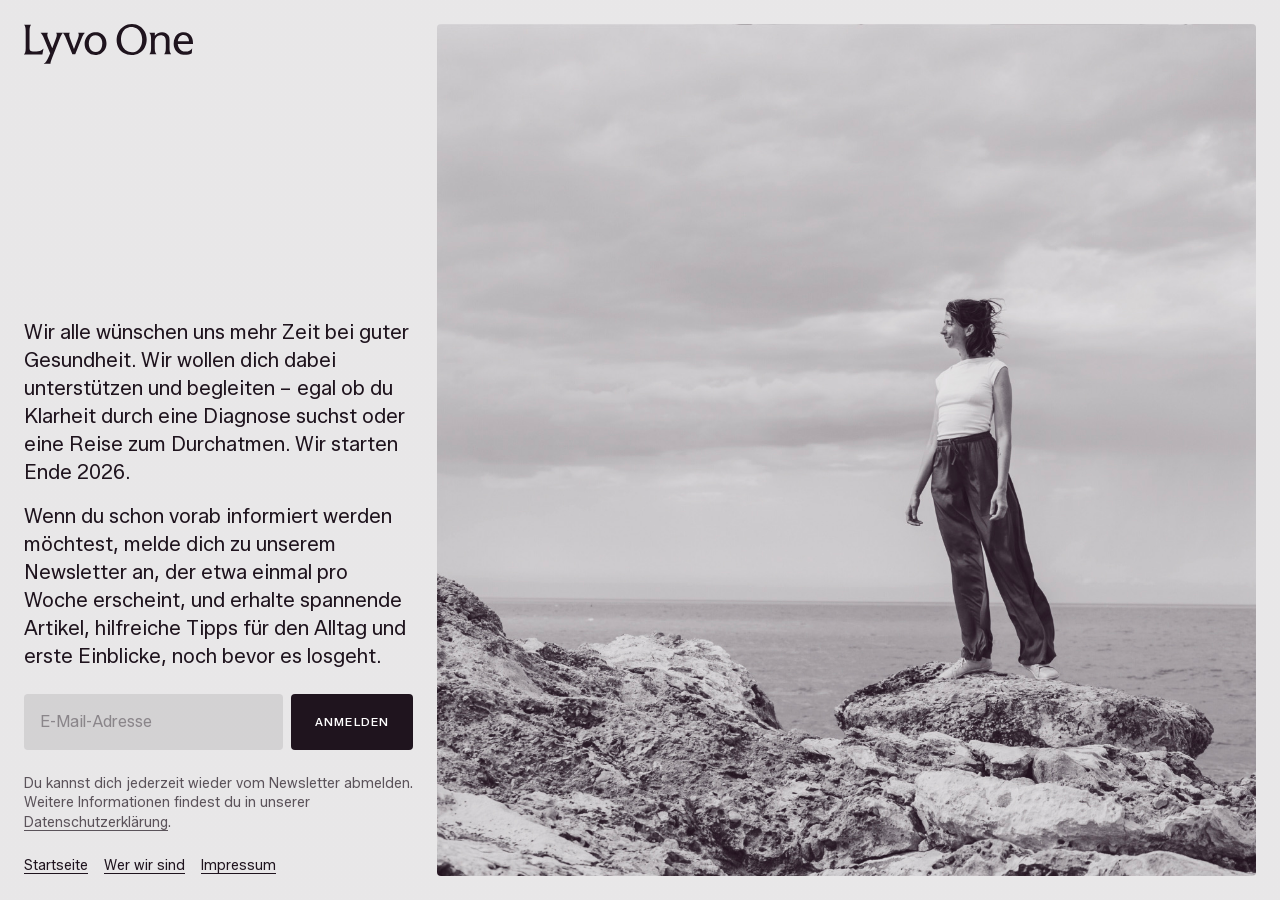
<file: index.html>
<!DOCTYPE html>
<html lang="de">
<head>
  <meta charset="utf-8">
  <meta name="viewport" content="width=device-width, initial-scale=1">
  <!-- TODO Meta: finalen Titel und Beschreibung eintragen -->
  <title>Lyvo One</title>
  <meta name="description" content="Wir alle wünschen uns mehr Zeit bei guter Gesundheit. Lyvo One unterstützt und begleitet dich – egal ob du Klarheit durch eine Diagnose suchst oder eine Reise zum Durchatmen. Start Ende 2026.">

  <!-- TODO Meta: BASE-URL auf die finale Domain ändern -->
  <link rel="canonical" href="https://lyvoone.github.io/">
  <meta property="og:type" content="website">
  <meta property="og:locale" content="de_DE">
  <meta property="og:site_name" content="Lyvo One">
  <meta property="og:url" content="https://lyvoone.github.io/">
  <meta property="og:title" content="Lyvo One">
  <meta property="og:description" content="Wir alle wünschen uns mehr Zeit bei guter Gesundheit. Lyvo One unterstützt und begleitet dich – egal ob du Klarheit durch eine Diagnose suchst oder eine Reise zum Durchatmen. Start Ende 2026.">
  <meta property="og:image" content="https://lyvoone.github.io/images/social-preview.jpg">
  <meta property="og:image:width" content="1280">
  <meta property="og:image:height" content="720">
  <meta property="og:image:alt" content="Lyvo One – Frau steht auf Felsen am Meer">
  <meta name="twitter:card" content="summary_large_image">
  <link rel="stylesheet" href="fonts/fonts.css">
  <link rel="stylesheet" href="css/styles.css">
</head>
<body>
  <div class="page page--home">
    <header class="site-header">
      <h1>
        <a class="logo" href="index.html" aria-current="page">
          <img src="images/logo.svg" alt="Lyvo One" width="170" height="40">
        </a>
      </h1>
    </header>

    <main class="site-main">
      <img class="hero"
           src="images/hero@2x.jpg"
           width="1008" height="672"
           alt="Frau steht auf Felsen an der Küste und blickt aufs Meer">

      <div class="intro">
        <div class="text">
          <p>Wir alle wünschen uns mehr Zeit bei guter Gesundheit. Wir wollen dich dabei unterstützen und begleiten – egal ob du Klarheit durch eine Diagnose suchst oder eine Reise zum Durchatmen. Wir starten Ende 2026.</p>
          <p>Wenn du schon vorab informiert werden möchtest, melde dich zu unserem Newsletter an, der etwa einmal pro Woche erscheint, und erhalte spannende Artikel, hilfreiche Tipps für den Alltag und erste Einblicke, noch bevor es losgeht.</p>
        </div>

        <!-- Anmeldung über CleverReach (Double-Opt-in), ohne JavaScript -->
        <form class="newsletter" method="post"
              action="https://flow.cleverreach.com/fl/96a1c6e2-1c4d-45d0-9d26-79041d62513a/confirm">
          <!-- Honeypot gegen Spam-Bots -->
          <input type="text" name="email_confirm" tabindex="-1" autocomplete="off" aria-hidden="true" style="display:none !important">
          <div class="newsletter__row">
            <label class="visually-hidden" for="newsletter-email">E-Mail-Adresse</label>
            <input class="input" id="newsletter-email" type="email" name="email"
                   placeholder="E-Mail-Adresse" autocomplete="email" required>
            <button class="button" type="submit">Anmelden</button>
          </div>
          <p class="newsletter__error">Die angegebene E-Mail-Adresse ist leider nicht korrekt formatiert. Bitte überprüfe die Eingabe erneut.</p>
        </form>

        <p class="meta-text">Du kannst dich jederzeit wieder vom Newsletter abmelden. Weitere Informationen findest du in unserer <a class="text-link" href="impressum.html#newsletter">Datenschutzerklärung</a>.</p>
      </div>
    </main>

    <footer class="site-footer">
      <a class="meta-link" href="index.html" aria-current="page">Startseite</a>
      <a class="meta-link" href="wer-wir-sind.html">Wer wir sind</a>
      <a class="meta-link" href="impressum.html">Impressum</a>
    </footer>
  </div>
</body>
</html>
</file>
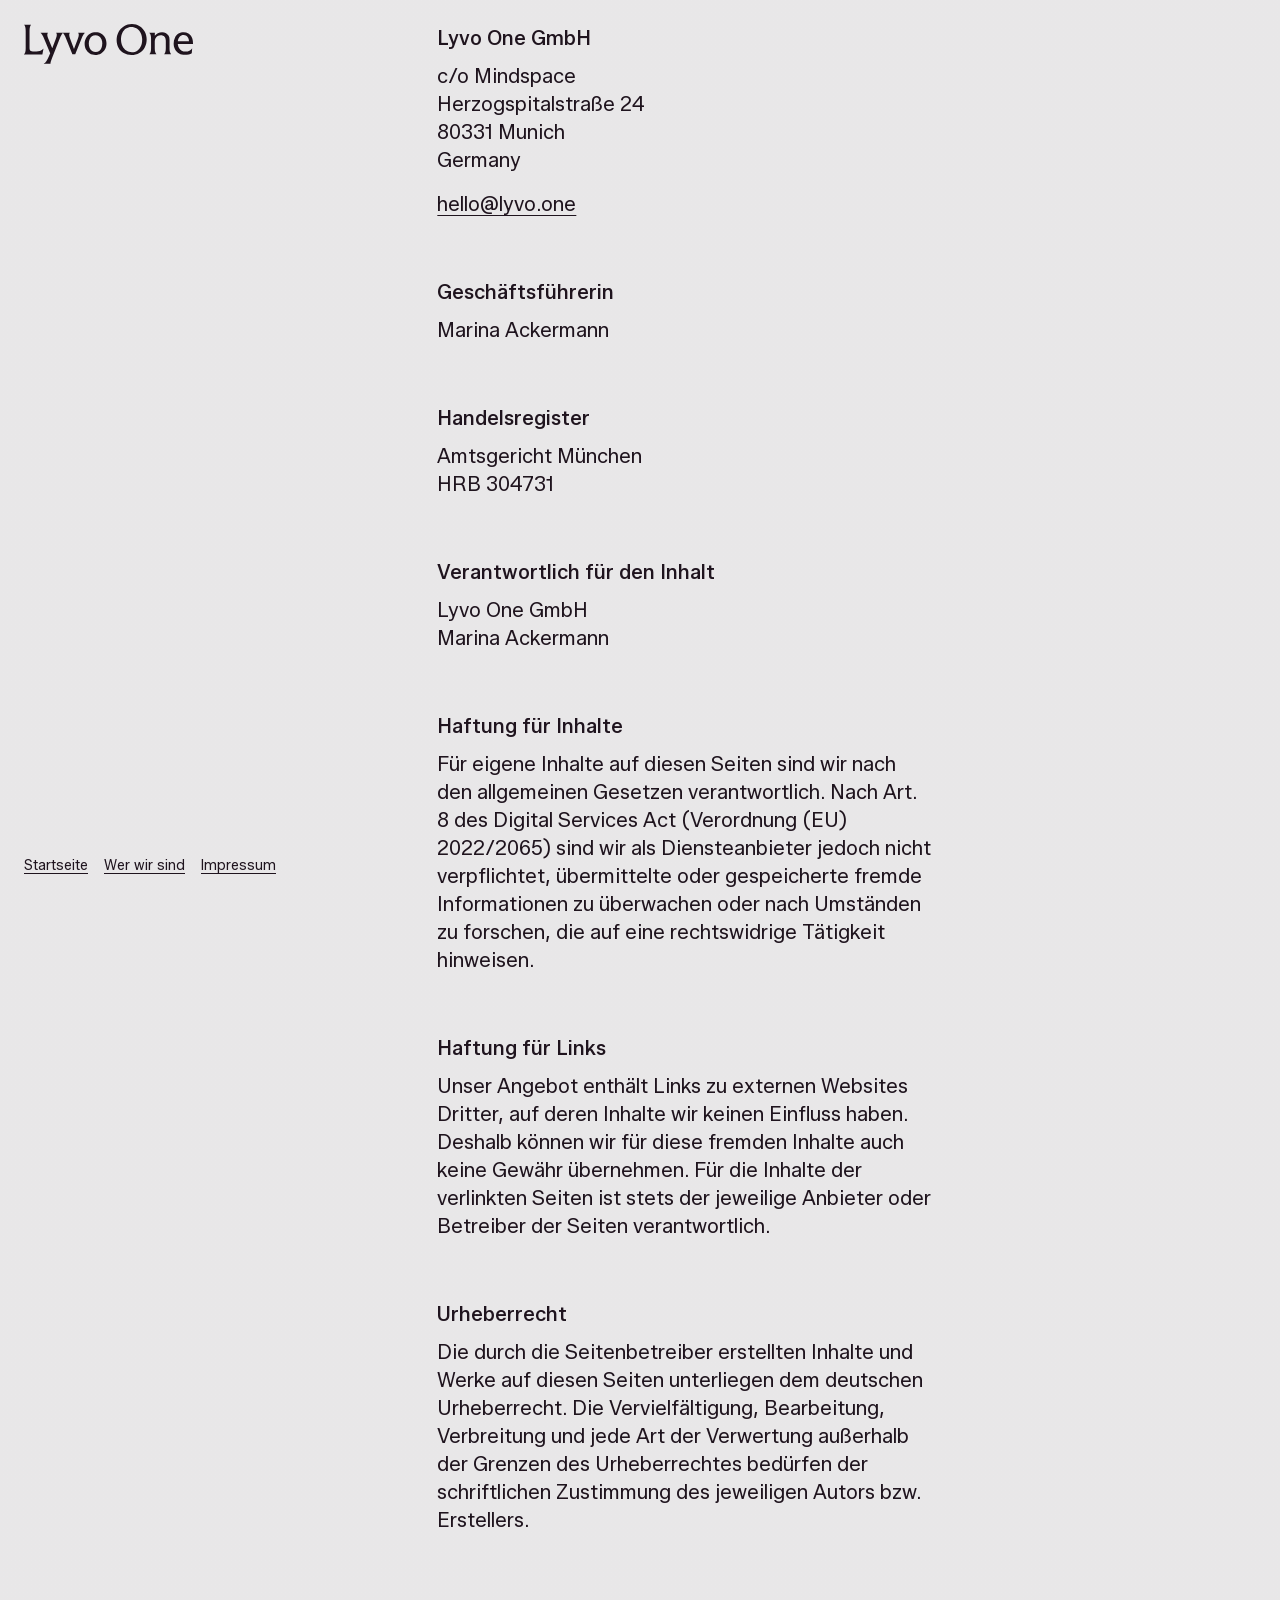
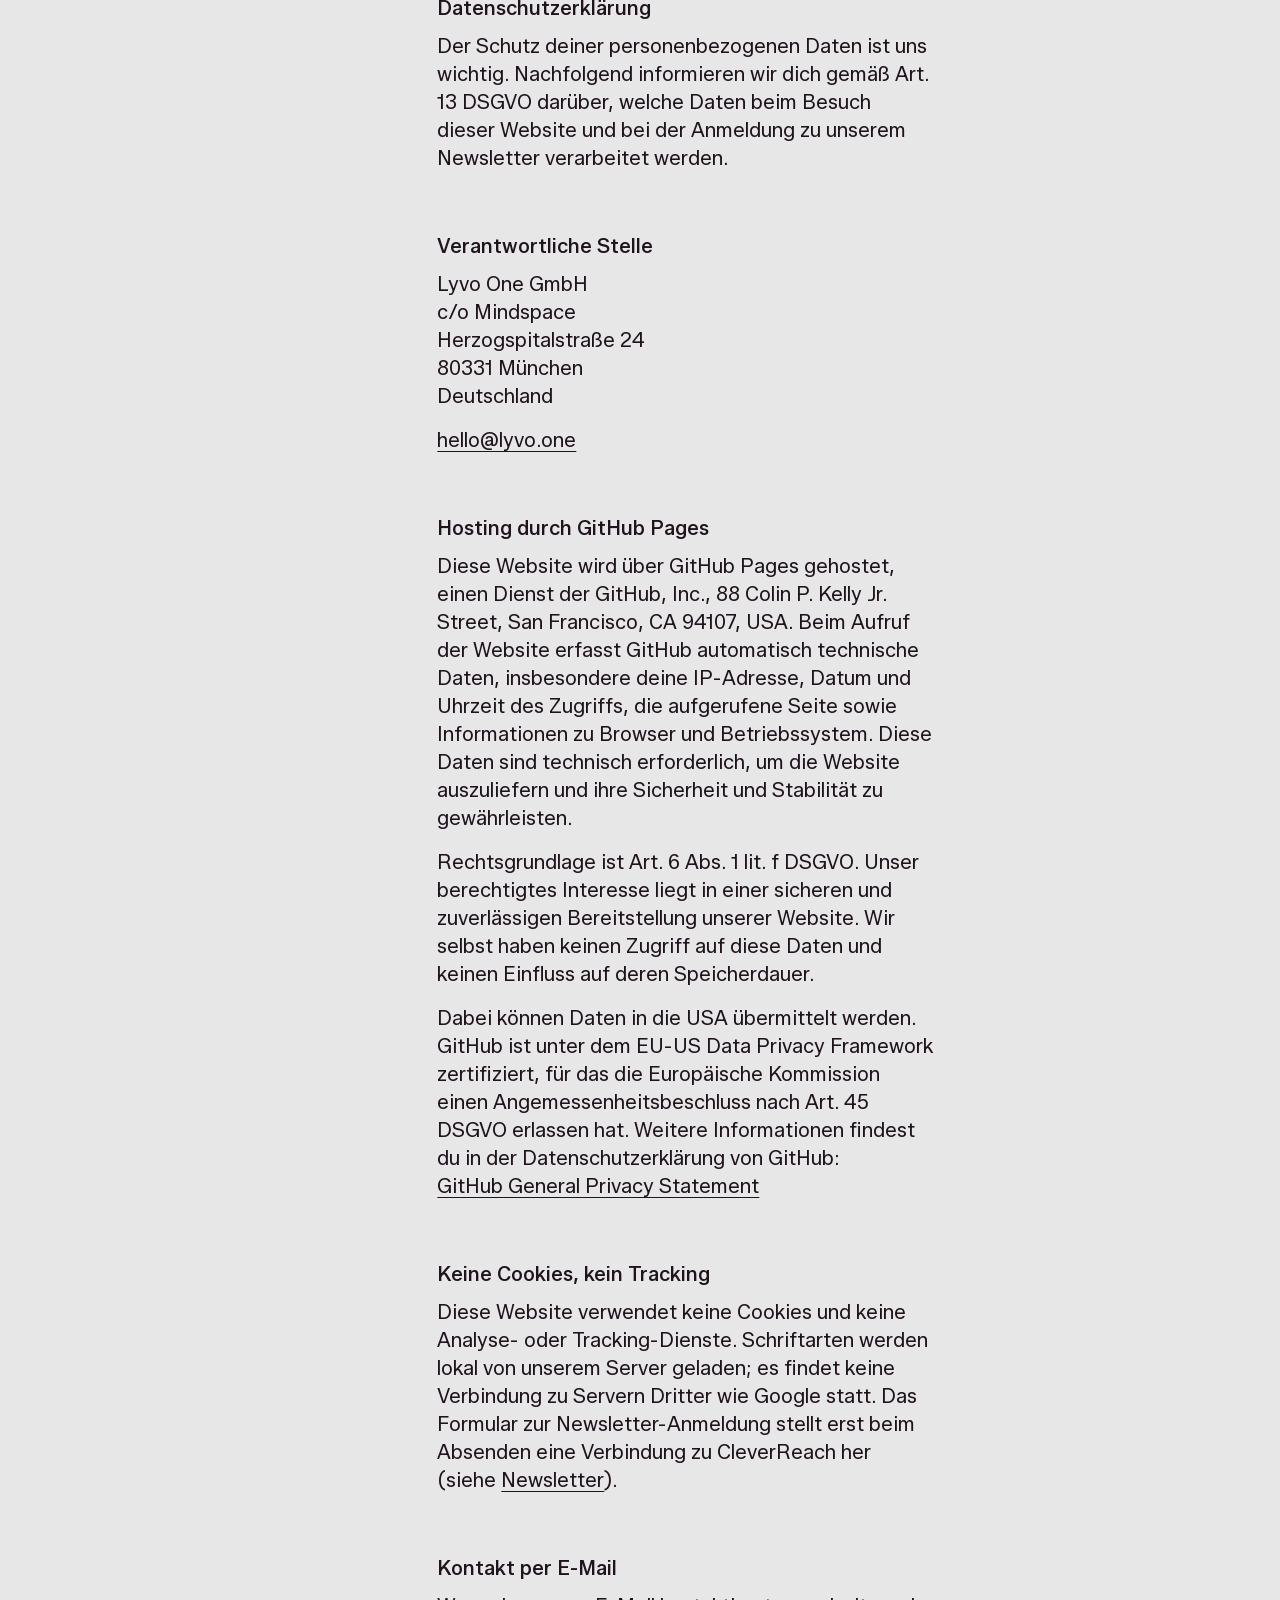
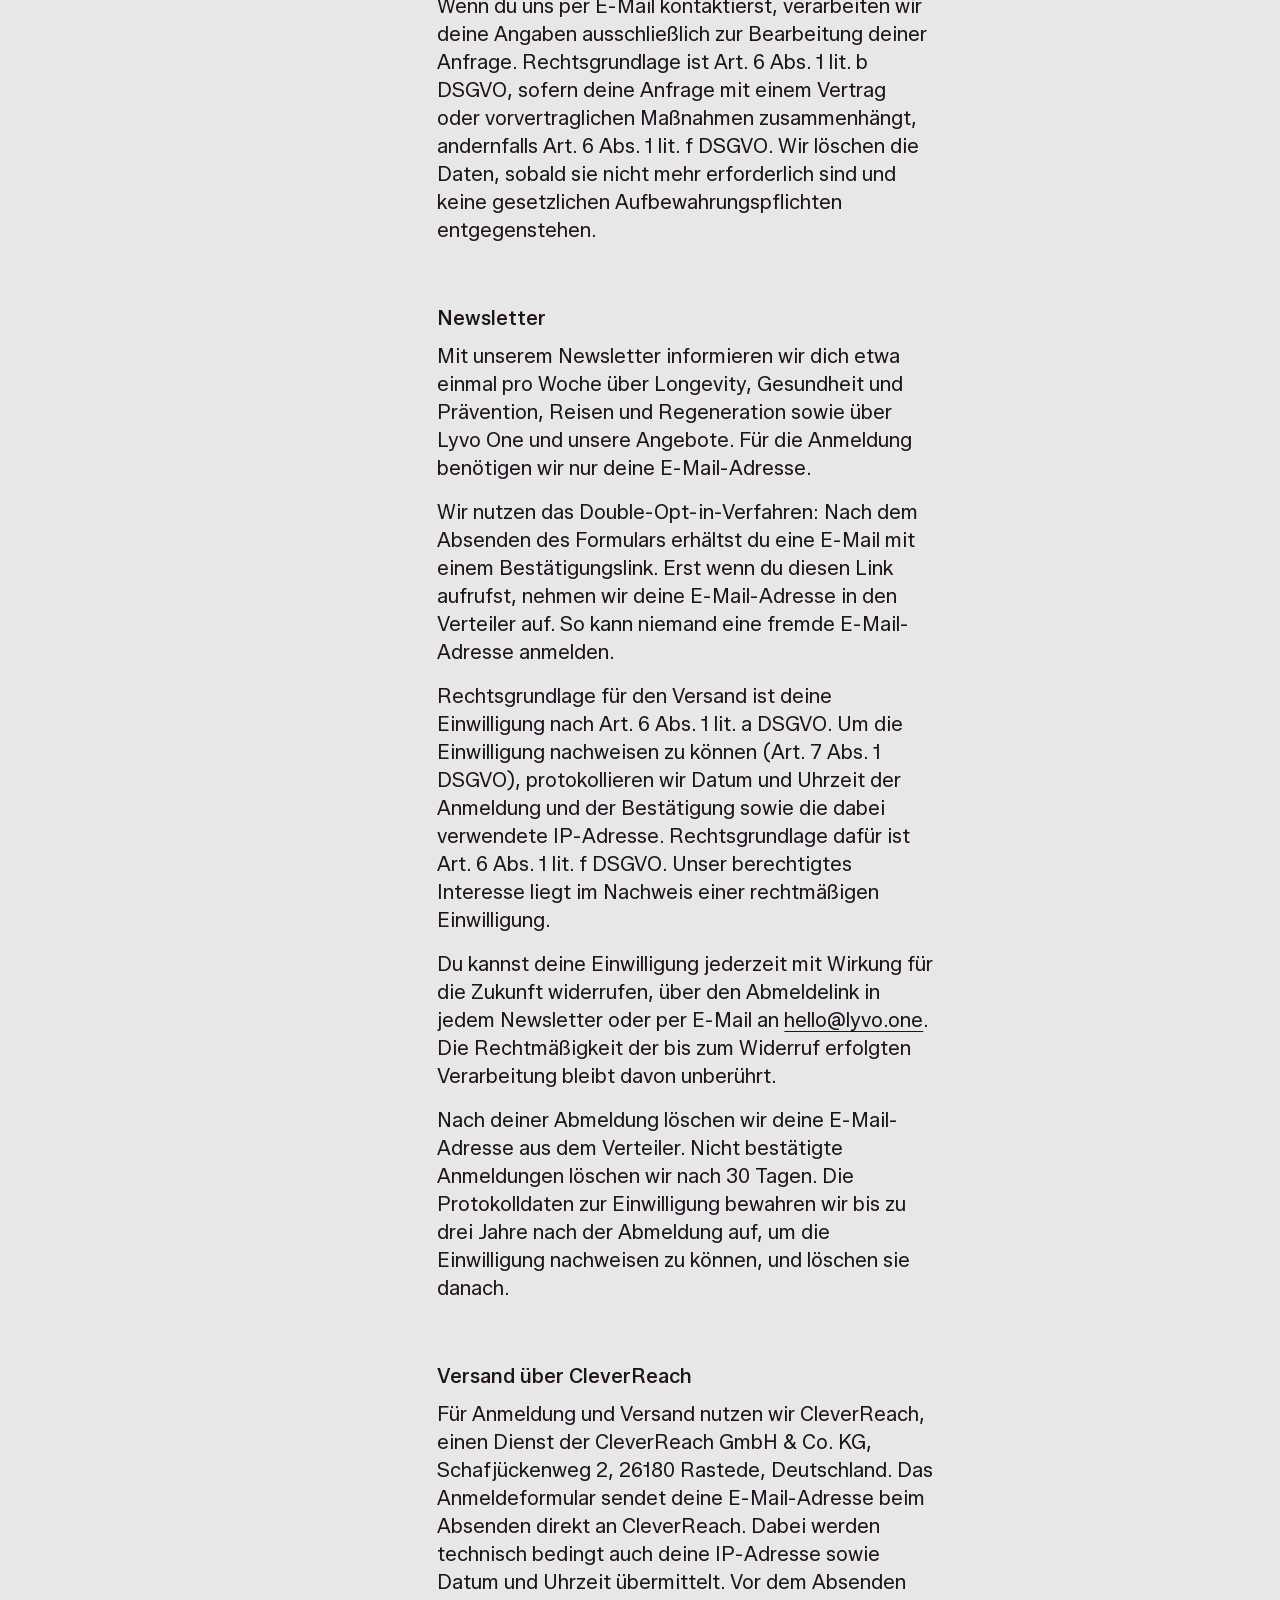
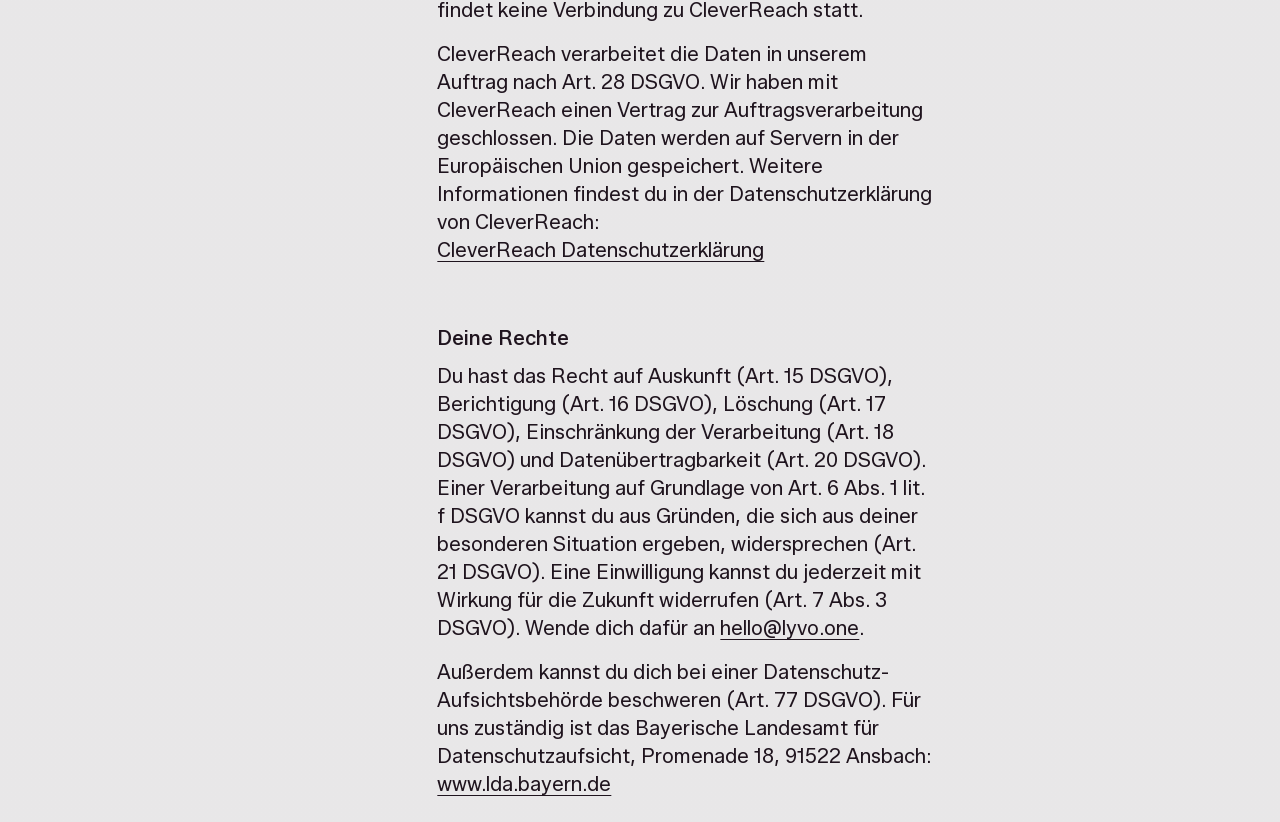
<file: impressum.html>
<!DOCTYPE html>
<html lang="de">
<head>
  <meta charset="utf-8">
  <meta name="viewport" content="width=device-width, initial-scale=1">
  <!-- TODO Meta: finalen Titel und Beschreibung eintragen -->
  <title>Impressum – Lyvo One</title>
  <meta name="description" content="Impressum der Lyvo One GmbH, München.">

  <!-- TODO Meta: BASE-URL auf die finale Domain ändern -->
  <link rel="canonical" href="https://lyvoone.github.io/impressum.html">
  <meta property="og:type" content="website">
  <meta property="og:locale" content="de_DE">
  <meta property="og:site_name" content="Lyvo One">
  <meta property="og:url" content="https://lyvoone.github.io/impressum.html">
  <meta property="og:title" content="Impressum – Lyvo One">
  <meta property="og:description" content="Impressum der Lyvo One GmbH, München.">
  <meta property="og:image" content="https://lyvoone.github.io/images/social-preview.jpg">
  <meta property="og:image:width" content="1280">
  <meta property="og:image:height" content="720">
  <meta property="og:image:alt" content="Lyvo One – Frau steht auf Felsen am Meer">
  <meta name="twitter:card" content="summary_large_image">
  <link rel="stylesheet" href="fonts/fonts.css">
  <link rel="stylesheet" href="css/styles.css">
</head>
<body>
  <div class="page page--legal">
    <header class="site-header">
      <a class="logo" href="index.html">
        <img src="images/logo.svg" alt="Lyvo One – zur Startseite" width="170" height="40">
      </a>
    </header>

    <main class="site-main">
      <h1 class="visually-hidden">Impressum</h1>

      <div class="legal text">
        <section>
          <h2 class="h3">Lyvo One GmbH</h2>
          <p>c/o Mindspace<br>Herzogspitalstraße 24<br>80331 Munich<br>Germany</p>
          <p><a class="text-link" href="mailto:hello@lyvo.one">hello@lyvo.one</a></p>
        </section>

        <section>
          <h2 class="h3">Geschäftsführerin</h2>
          <p>Marina Ackermann</p>
        </section>

        <section>
          <h2 class="h3">Handelsregister</h2>
          <p>Amtsgericht München<br>HRB 304731</p>
        </section>

        <section>
          <h2 class="h3">Verantwortlich für den Inhalt</h2>
          <p>Lyvo One GmbH<br>Marina Ackermann</p>
        </section>

        <section>
          <h2 class="h3">Haftung für Inhalte</h2>
          <p>Für eigene Inhalte auf diesen Seiten sind wir nach den allgemeinen Gesetzen verantwortlich. Nach Art. 8 des Digital Services Act (Verordnung (EU) 2022/2065) sind wir als Diensteanbieter jedoch nicht verpflichtet, übermittelte oder gespeicherte fremde Informationen zu überwachen oder nach Umständen zu forschen, die auf eine rechtswidrige Tätigkeit hinweisen.</p>
        </section>

        <section>
          <h2 class="h3">Haftung für Links</h2>
          <p>Unser Angebot enthält Links zu externen Websites Dritter, auf deren Inhalte wir keinen Einfluss haben. Deshalb können wir für diese fremden Inhalte auch keine Gewähr übernehmen. Für die Inhalte der verlinkten Seiten ist stets der jeweilige Anbieter oder Betreiber der Seiten verantwortlich.</p>
        </section>

        <section>
          <h2 class="h3">Urheberrecht</h2>
          <p>Die durch die Seitenbetreiber erstellten Inhalte und Werke auf diesen Seiten unterliegen dem deutschen Urheberrecht. Die Vervielfältigung, Bearbeitung, Verbreitung und jede Art der Verwertung außerhalb der Grenzen des Urheberrechtes bedürfen der schriftlichen Zustimmung des jeweiligen Autors bzw. Erstellers.</p>
        </section>

        <section id="datenschutz">
          <h2 class="h3">Datenschutzerklärung</h2>
          <p>Der Schutz deiner personenbezogenen Daten ist uns wichtig. Nachfolgend informieren wir dich gemäß Art. 13 DSGVO darüber, welche Daten beim Besuch dieser Website und bei der Anmeldung zu unserem Newsletter verarbeitet werden.</p>
        </section>

        <section>
          <h2 class="h3">Verantwortliche Stelle</h2>
          <p>Lyvo One GmbH<br>c/o Mindspace<br>Herzogspitalstraße 24<br>80331 München<br>Deutschland</p>
          <p><a class="text-link" href="mailto:hello@lyvo.one">hello@lyvo.one</a></p>
        </section>

        <section>
          <h2 class="h3">Hosting durch GitHub Pages</h2>
          <p>Diese Website wird über GitHub Pages gehostet, einen Dienst der GitHub, Inc., 88 Colin P. Kelly Jr. Street, San Francisco, CA 94107, USA. Beim Aufruf der Website erfasst GitHub automatisch technische Daten, insbesondere deine IP-Adresse, Datum und Uhrzeit des Zugriffs, die aufgerufene Seite sowie Informationen zu Browser und Betriebssystem. Diese Daten sind technisch erforderlich, um die Website auszuliefern und ihre Sicherheit und Stabilität zu gewährleisten.</p>
          <p>Rechtsgrundlage ist Art. 6 Abs. 1 lit. f DSGVO. Unser berechtigtes Interesse liegt in einer sicheren und zuverlässigen Bereitstellung unserer Website. Wir selbst haben keinen Zugriff auf diese Daten und keinen Einfluss auf deren Speicherdauer.</p>
          <p>Dabei können Daten in die USA übermittelt werden. GitHub ist unter dem EU-US Data Privacy Framework zertifiziert, für das die Europäische Kommission einen Angemessenheitsbeschluss nach Art. 45 DSGVO erlassen hat. Weitere Informationen findest du in der Datenschutzerklärung von GitHub:<br><a class="text-link" href="https://docs.github.com/de/site-policy/privacy-policies/github-general-privacy-statement" target="_blank" rel="noopener">GitHub General Privacy Statement</a></p>
        </section>

        <section>
          <h2 class="h3">Keine Cookies, kein Tracking</h2>
          <p>Diese Website verwendet keine Cookies und keine Analyse- oder Tracking-Dienste. Schriftarten werden lokal von unserem Server geladen; es findet keine Verbindung zu Servern Dritter wie Google statt. Das Formular zur Newsletter-Anmeldung stellt erst beim Absenden eine Verbindung zu CleverReach her (siehe <a class="text-link" href="#newsletter">Newsletter</a>).</p>
        </section>

        <section>
          <h2 class="h3">Kontakt per E-Mail</h2>
          <p>Wenn du uns per E-Mail kontaktierst, verarbeiten wir deine Angaben ausschließlich zur Bearbeitung deiner Anfrage. Rechtsgrundlage ist Art. 6 Abs. 1 lit. b DSGVO, sofern deine Anfrage mit einem Vertrag oder vorvertraglichen Maßnahmen zusammenhängt, andernfalls Art. 6 Abs. 1 lit. f DSGVO. Wir löschen die Daten, sobald sie nicht mehr erforderlich sind und keine gesetzlichen Aufbewahrungspflichten entgegenstehen.</p>
        </section>

        <section id="newsletter">
          <h2 class="h3">Newsletter</h2>
          <p>Mit unserem Newsletter informieren wir dich etwa einmal pro Woche über Longevity, Gesundheit und Prävention, Reisen und Regeneration sowie über Lyvo One und unsere Angebote. Für die Anmeldung benötigen wir nur deine E-Mail-Adresse.</p>
          <p>Wir nutzen das Double-Opt-in-Verfahren: Nach dem Absenden des Formulars erhältst du eine E-Mail mit einem Bestätigungslink. Erst wenn du diesen Link aufrufst, nehmen wir deine E-Mail-Adresse in den Verteiler auf. So kann niemand eine fremde E-Mail-Adresse anmelden.</p>
          <p>Rechtsgrundlage für den Versand ist deine Einwilligung nach Art. 6 Abs. 1 lit. a DSGVO. Um die Einwilligung nachweisen zu können (Art. 7 Abs. 1 DSGVO), protokollieren wir Datum und Uhrzeit der Anmeldung und der Bestätigung sowie die dabei verwendete IP-Adresse. Rechtsgrundlage dafür ist Art. 6 Abs. 1 lit. f DSGVO. Unser berechtigtes Interesse liegt im Nachweis einer rechtmäßigen Einwilligung.</p>
          <p>Du kannst deine Einwilligung jederzeit mit Wirkung für die Zukunft widerrufen, über den Abmeldelink in jedem Newsletter oder per E-Mail an <a class="text-link" href="mailto:hello@lyvo.one">hello@lyvo.one</a>. Die Rechtmäßigkeit der bis zum Widerruf erfolgten Verarbeitung bleibt davon unberührt.</p>
          <!-- TODO Newsletter: Fristen mit DSB abstimmen und in CleverReach einstellen (Abmelderinnen löschen statt deaktivieren) -->
          <p>Nach deiner Abmeldung löschen wir deine E-Mail-Adresse aus dem Verteiler. Nicht bestätigte Anmeldungen löschen wir nach 30 Tagen. Die Protokolldaten zur Einwilligung bewahren wir bis zu drei Jahre nach der Abmeldung auf, um die Einwilligung nachweisen zu können, und löschen sie danach.</p>
          <!--
          <p>In unseren Newslettern messen wir, ob sie geöffnet und welche Links angeklickt werden. Dazu enthält jeder Newsletter ein unsichtbares Bild, das beim Öffnen vom Server von CleverReach geladen wird, und Links führen zunächst über einen Server von CleverReach. Die Auswertung ist deiner E-Mail-Adresse zugeordnet und hilft uns, die Inhalte zu verbessern. Sie ist Teil deiner Einwilligung nach Art. 6 Abs. 1 lit. a DSGVO. Du widerrufst sie, indem du dich vom Newsletter abmeldest.</p>
          -->
        </section>

        <section>
          <h2 class="h3">Versand über CleverReach</h2>
          <p>Für Anmeldung und Versand nutzen wir CleverReach, einen Dienst der CleverReach GmbH &amp; Co. KG, Schafjückenweg 2, 26180 Rastede, Deutschland. Das Anmeldeformular sendet deine E-Mail-Adresse beim Absenden direkt an CleverReach. Dabei werden technisch bedingt auch deine IP-Adresse sowie Datum und Uhrzeit übermittelt. Vor dem Absenden findet keine Verbindung zu CleverReach statt.</p>
          <p>CleverReach verarbeitet die Daten in unserem Auftrag nach Art. 28 DSGVO. Wir haben mit CleverReach einen Vertrag zur Auftragsverarbeitung geschlossen. Die Daten werden auf Servern in der Europäischen Union gespeichert. Weitere Informationen findest du in der Datenschutzerklärung von CleverReach:<br><a class="text-link" href="https://www.cleverreach.com/de-de/datenschutz/" target="_blank" rel="noopener">CleverReach Datenschutzerklärung</a></p>
        </section>

        <section>
          <h2 class="h3">Deine Rechte</h2>
          <p>Du hast das Recht auf Auskunft (Art. 15 DSGVO), Berichtigung (Art. 16 DSGVO), Löschung (Art. 17 DSGVO), Einschränkung der Verarbeitung (Art. 18 DSGVO) und Datenübertragbarkeit (Art. 20 DSGVO). Einer Verarbeitung auf Grundlage von Art. 6 Abs. 1 lit. f DSGVO kannst du aus Gründen, die sich aus deiner besonderen Situation ergeben, widersprechen (Art. 21 DSGVO). Eine Einwilligung kannst du jederzeit mit Wirkung für die Zukunft widerrufen (Art. 7 Abs. 3 DSGVO). Wende dich dafür an <a class="text-link" href="mailto:hello@lyvo.one">hello@lyvo.one</a>.</p>
          <p>Außerdem kannst du dich bei einer Datenschutz-Aufsichtsbehörde beschweren (Art. 77 DSGVO). Für uns zuständig ist das Bayerische Landesamt für Datenschutzaufsicht, Promenade 18, 91522 Ansbach:<br><a class="text-link" href="https://www.lda.bayern.de" target="_blank" rel="noopener">www.lda.bayern.de</a></p>
        </section>
      </div>
    </main>

    <footer class="site-footer">
      <a class="meta-link" href="index.html">Startseite</a>
      <a class="meta-link" href="wer-wir-sind.html">Wer wir sind</a>
      <a class="meta-link" href="impressum.html" aria-current="page">Impressum</a>
    </footer>
  </div>
</body>
</html>
</file>
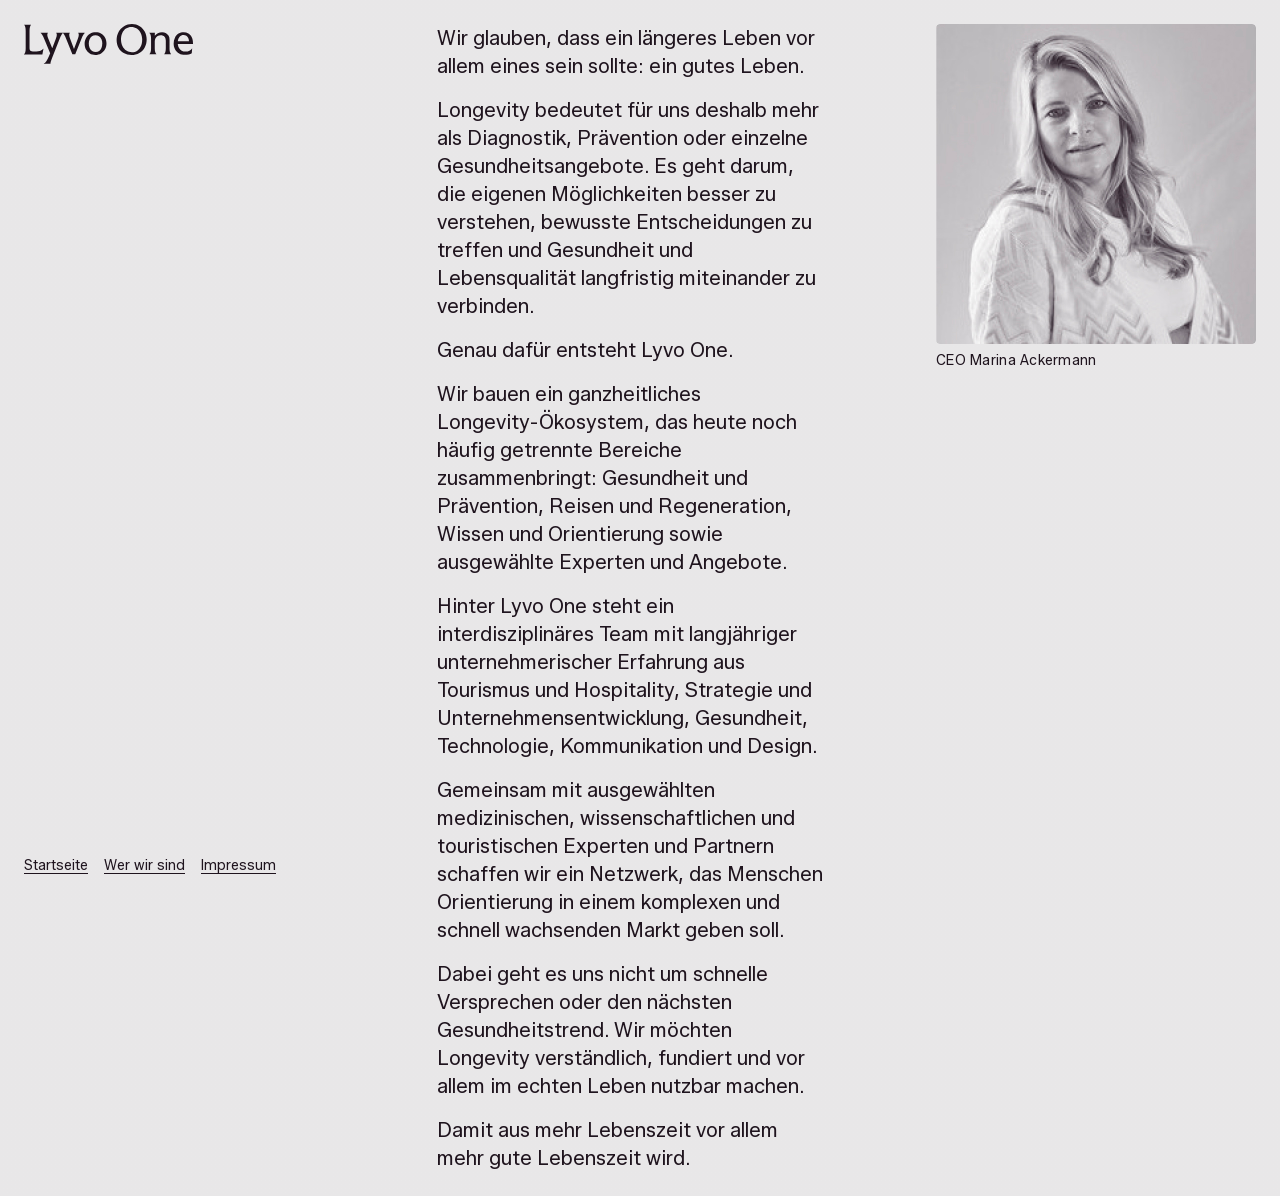
<file: wer-wir-sind.html>
<!DOCTYPE html>
<html lang="de">
<head>
  <meta charset="utf-8">
  <meta name="viewport" content="width=device-width, initial-scale=1">
  <!-- TODO Meta: finalen Titel und Beschreibung eintragen -->
  <title>Wer wir sind – Lyvo One</title>
  <meta name="description" content="Lyvo One baut ein ganzheitliches Longevity-Ökosystem: Gesundheit und Prävention, Reisen und Regeneration, Wissen und Orientierung – aufgebaut von einem interdisziplinären Team.">

  <!-- TODO Meta: BASE-URL auf die finale Domain ändern -->
  <link rel="canonical" href="https://lyvoone.github.io/wer-wir-sind.html">
  <meta property="og:type" content="website">
  <meta property="og:locale" content="de_DE">
  <meta property="og:site_name" content="Lyvo One">
  <meta property="og:url" content="https://lyvoone.github.io/wer-wir-sind.html">
  <meta property="og:title" content="Wer wir sind – Lyvo One">
  <meta property="og:description" content="Lyvo One baut ein ganzheitliches Longevity-Ökosystem: Gesundheit und Prävention, Reisen und Regeneration, Wissen und Orientierung – aufgebaut von einem interdisziplinären Team.">
  <meta property="og:image" content="https://lyvoone.github.io/images/social-preview.jpg">
  <meta property="og:image:width" content="1280">
  <meta property="og:image:height" content="720">
  <meta property="og:image:alt" content="Lyvo One – Frau steht auf Felsen am Meer">
  <meta name="twitter:card" content="summary_large_image">
  <link rel="stylesheet" href="fonts/fonts.css">
  <link rel="stylesheet" href="css/styles.css">
</head>
<body>
  <div class="page page--team">
    <header class="site-header">
      <a class="logo" href="index.html">
        <img src="images/logo.svg" alt="Lyvo One – zur Startseite" width="170" height="40">
      </a>
    </header>

    <main class="site-main">
      <h1 class="visually-hidden">Wer wir sind</h1>

      <div class="team">
        <div class="team__text text">
          <p>Wir glauben, dass ein längeres Leben vor allem eines sein sollte: ein gutes Leben.</p>
          <p>Longevity bedeutet für uns deshalb mehr als Diagnostik, Prävention oder einzelne Gesundheitsangebote. Es geht darum, die eigenen Möglichkeiten besser zu verstehen, bewusste Entscheidungen zu treffen und Gesundheit und Lebensqualität langfristig miteinander zu verbinden.</p>
          <p>Genau dafür entsteht Lyvo One.</p>
          <p>Wir bauen ein ganzheitliches Longevity-Ökosystem, das heute noch häufig getrennte Bereiche zusammenbringt: Gesundheit und Prävention, Reisen und Regeneration, Wissen und Orientierung sowie ausgewählte Experten und Angebote.</p>
          <p>Hinter Lyvo One steht ein interdisziplinäres Team mit langjähriger unternehmerischer Erfahrung aus Tourismus und Hospitality, Strategie und Unternehmensentwicklung, Gesundheit, Technologie, Kommunikation und Design.</p>
          <p>Gemeinsam mit ausgewählten medizinischen, wissenschaftlichen und touristischen Experten und Partnern schaffen wir ein Netzwerk, das Menschen Orientierung in einem komplexen und schnell wachsenden Markt geben soll.</p>
          <p>Dabei geht es uns nicht um schnelle Versprechen oder den nächsten Gesundheitstrend. Wir möchten Longevity verständlich, fundiert und vor allem im echten Leben nutzbar machen.</p>
          <p>Damit aus mehr Lebenszeit vor allem mehr gute Lebenszeit wird.</p>
        </div>

        <figure class="team__member">
          <img src="images/team-marina-ackermann@2x.jpg"
               width="320" height="320"
               alt="Porträt von Marina Ackermann">
          <figcaption>CEO Marina Ackermann</figcaption>
        </figure>
      </div>
    </main>

    <footer class="site-footer">
      <a class="meta-link" href="index.html">Startseite</a>
      <a class="meta-link" href="wer-wir-sind.html" aria-current="page">Wer wir sind</a>
      <a class="meta-link" href="impressum.html">Impressum</a>
    </footer>
  </div>
</body>
</html>
</file>
<file: fonts/fonts.css>
/* vietnamese */
@font-face {
  font-family: 'Zalando Sans';
  font-style: normal;
  font-weight: 400;
  font-stretch: 100%;
  font-display: swap;
  src: url(zalando-sans-vietnamese.woff2) format('woff2');
  unicode-range: U+0102-0103, U+0110-0111, U+0128-0129, U+0168-0169, U+01A0-01A1, U+01AF-01B0, U+0300-0301, U+0303-0304, U+0308-0309, U+0323, U+0329, U+1EA0-1EF9, U+20AB;
}
/* latin-ext */
@font-face {
  font-family: 'Zalando Sans';
  font-style: normal;
  font-weight: 400;
  font-stretch: 100%;
  font-display: swap;
  src: url(zalando-sans-latin-ext.woff2) format('woff2');
  unicode-range: U+0100-02BA, U+02BD-02C5, U+02C7-02CC, U+02CE-02D7, U+02DD-02FF, U+0304, U+0308, U+0329, U+1D00-1DBF, U+1E00-1E9F, U+1EF2-1EFF, U+2020, U+20A0-20AB, U+20AD-20C0, U+2113, U+2C60-2C7F, U+A720-A7FF;
}
/* latin */
@font-face {
  font-family: 'Zalando Sans';
  font-style: normal;
  font-weight: 400;
  font-stretch: 100%;
  font-display: swap;
  src: url(zalando-sans-latin.woff2) format('woff2');
  unicode-range: U+0000-00FF, U+0131, U+0152-0153, U+02BB-02BC, U+02C6, U+02DA, U+02DC, U+0304, U+0308, U+0329, U+2000-206F, U+20AC, U+2122, U+2191, U+2193, U+2212, U+2215, U+FEFF, U+FFFD;
}
/* vietnamese */
@font-face {
  font-family: 'Zalando Sans';
  font-style: normal;
  font-weight: 500;
  font-stretch: 100%;
  font-display: swap;
  src: url(zalando-sans-vietnamese.woff2) format('woff2');
  unicode-range: U+0102-0103, U+0110-0111, U+0128-0129, U+0168-0169, U+01A0-01A1, U+01AF-01B0, U+0300-0301, U+0303-0304, U+0308-0309, U+0323, U+0329, U+1EA0-1EF9, U+20AB;
}
/* latin-ext */
@font-face {
  font-family: 'Zalando Sans';
  font-style: normal;
  font-weight: 500;
  font-stretch: 100%;
  font-display: swap;
  src: url(zalando-sans-latin-ext.woff2) format('woff2');
  unicode-range: U+0100-02BA, U+02BD-02C5, U+02C7-02CC, U+02CE-02D7, U+02DD-02FF, U+0304, U+0308, U+0329, U+1D00-1DBF, U+1E00-1E9F, U+1EF2-1EFF, U+2020, U+20A0-20AB, U+20AD-20C0, U+2113, U+2C60-2C7F, U+A720-A7FF;
}
/* latin */
@font-face {
  font-family: 'Zalando Sans';
  font-style: normal;
  font-weight: 500;
  font-stretch: 100%;
  font-display: swap;
  src: url(zalando-sans-latin.woff2) format('woff2');
  unicode-range: U+0000-00FF, U+0131, U+0152-0153, U+02BB-02BC, U+02C6, U+02DA, U+02DC, U+0304, U+0308, U+0329, U+2000-206F, U+20AC, U+2122, U+2191, U+2193, U+2212, U+2215, U+FEFF, U+FFFD;
}
</file>
<file: css/styles.css>
/* ==========================================================================
   Lyvo One – Interim Landingpage
   Tokens 1:1 aus den Figma-Variablen (Collection 1) und Textstilen.
   Mobile first, Desktop-Layout ab 1024px.
   ========================================================================== */

/* Design Tokens
   ========================================================================== */
:root {
  /* color */
  --color-dark: #1f141e;
  --color-dark-subtle: rgb(31 20 30 / 0.7);
  --color-dark-muted: rgb(31 20 30 / 0.4);
  --color-dark-20: rgb(31 20 30 / 0.2);
  --color-dark-10: rgb(31 20 30 / 0.1);
  --color-dark-5: rgb(31 20 30 / 0.05);
  --color-dark-0: rgb(31 20 30 / 0);
  --color-light: #ffffff;
  --color-light-subtle: rgb(255 255 255 / 0.6);
  --color-light-muted: rgb(255 255 255 / 0.4);
  --color-light-20: rgb(255 255 255 / 0.2);
  --color-light-10: rgb(255 255 255 / 0.15);
  --color-light-5: rgb(255 255 255 / 0.05);
  --color-light-0: rgb(255 255 255 / 0);
  --color-error: #b14945;

  /* spacing */
  --spacing-xx-small: 2px;
  --spacing-x-small: 4px;
  --spacing-small: 8px;
  --spacing-medium: 16px;
  --spacing-large: 24px;
  --spacing-x-large: 32px;
  --spacing-xx-large: 48px;
  --spacing-xxx-large: 96px;
  --spacing-big: 192px;

  /* radius */
  --radius-small: 4px;
  --radius-medium: 8px;
  --radius-large: 16px;
  --radius-x-large: 24px;
  --radius-xx-large: 48px;
  --radius-full: 9999px;

  /* typography */
  --font-family: "Zalando Sans", system-ui, -apple-system, "Segoe UI", Helvetica, Arial, sans-serif;
  --font-size-text: 20px;
  --font-size-form: 16px;
  --font-size-meta: 14px;
  --font-size-cta: 12px;
  --line-height: 1.4;        /* Textstile "text", "h3", "form-text", "meta" */
  --line-height-tight: 1.3;  /* Bildunterschrift */
  --paragraph-spacing: 10px; /* nach Zwischenüberschriften */

  --transition: 150ms ease-out;
}

/* Reset
   ========================================================================== */
*,
*::before,
*::after {
  box-sizing: border-box;
}

html {
  -webkit-text-size-adjust: 100%;
  text-size-adjust: 100%;
  /* Seitenhintergrund: color/dark-10 über color/light */
  background-color: var(--color-light);
  background-image: linear-gradient(var(--color-dark-10), var(--color-dark-10));
}

body,
h1,
h2,
p,
figure {
  margin: 0;
}

h1,
h2 {
  font-size: inherit;
  font-weight: inherit;
}

img {
  display: block;
  max-width: 100%;
  height: auto;
}

a {
  color: inherit;
}

.visually-hidden {
  position: absolute;
  width: 1px;
  height: 1px;
  margin: -1px;
  padding: 0;
  overflow: hidden;
  clip: rect(0 0 0 0);
  white-space: nowrap;
  border: 0;
}

:focus-visible {
  outline: 2px solid var(--color-dark);
  outline-offset: 2px;
}

/* Textstile (Figma: text, h3)
   ========================================================================== */
body {
  font-family: var(--font-family);
  font-size: var(--font-size-text);
  font-weight: 400;
  line-height: var(--line-height);
  color: var(--color-dark);
  -webkit-font-smoothing: antialiased;
  -moz-osx-font-smoothing: grayscale;
}

.text {
  font-size: var(--font-size-text);
  font-weight: 400;
  line-height: var(--line-height);
}

.text p + p {
  margin-top: var(--spacing-medium);
}

.h3 {
  font-size: var(--font-size-text);
  font-weight: 500;
  line-height: var(--line-height);
}

/* Textstil "meta" */
.meta-text {
  font-size: var(--font-size-meta);
  line-height: var(--line-height);
  color: var(--color-dark-subtle);
}

/* Komponenten
   ========================================================================== */

/* logo */
.logo {
  display: block;
  width: 170px;
  height: 40px;
}

.logo img {
  width: 100%;
  height: 100%;
}

/* button – type=meta-link */
.meta-link {
  display: inline-flex;
  align-items: center;
  justify-content: center;
  border-radius: var(--radius-small);
  font-size: var(--font-size-meta);
  line-height: var(--line-height);
  color: var(--color-dark);
  text-decoration: underline;
  text-decoration-thickness: from-font;
  text-underline-position: from-font;
  white-space: nowrap;
  transition: color var(--transition);
}

.meta-link:hover {
  color: var(--color-dark-subtle);
}

/* Inline-Links im Fließtext */
.text-link {
  text-decoration: underline;
  text-decoration-thickness: from-font;
  text-underline-position: from-font;
  transition: color var(--transition);
}

.text-link:hover {
  color: var(--color-dark-subtle);
}

/* button – type=primary (Textstil "cta") */
.button {
  display: inline-flex;
  flex: none;
  align-items: center;
  justify-content: center;
  height: 56px;
  padding: 0 var(--spacing-large);
  border: 0;
  border-radius: var(--radius-small);
  background-color: var(--color-dark);
  color: var(--color-light);
  font-family: inherit;
  font-size: var(--font-size-cta);
  font-weight: 500;
  font-stretch: 110%;
  line-height: 1;
  letter-spacing: 0.1em;
  text-transform: uppercase;
  white-space: nowrap;
  cursor: pointer;
  transition: background-color var(--transition);
}

.button:hover {
  background-color: var(--color-dark-subtle);
}

.button:disabled {
  cursor: progress;
  background-color: var(--color-dark-subtle);
}

/* Eingabefeld (Textstil "form-text") */
.input {
  flex: 1 1 auto;
  min-width: 0;
  height: 56px;
  padding: var(--spacing-small) var(--spacing-medium);
  border: 0;
  border-radius: var(--radius-small);
  background-color: var(--color-dark-10);
  color: var(--color-dark);
  font-family: inherit;
  font-size: var(--font-size-form);
  line-height: var(--line-height);
}

.input::placeholder {
  color: var(--color-dark-muted);
  opacity: 1;
}

/* state=focus: 2px Rahmen innen, Platzhalter ausgeblendet */
.input:focus {
  outline: none;
  box-shadow: inset 0 0 0 2px var(--color-dark);
}

.input:focus::placeholder {
  color: transparent;
}

/* form – Newsletter */
.newsletter {
  display: flex;
  flex-direction: column;
  gap: var(--spacing-small);
}

.newsletter__row {
  display: flex;
  gap: var(--spacing-small);
}

.newsletter__error {
  display: none;
  font-size: var(--font-size-meta);
  line-height: var(--line-height);
  color: var(--color-error);
}

/* state=error ohne JavaScript: erst nach einer Eingabe bzw. einem Absendeversuch */
.newsletter:has(.input:user-invalid) .newsletter__error {
  display: block;
}

[hidden] {
  display: none !important;
}

/* Seitenlayout – Mobile
   ========================================================================== */
.page {
  display: flex;
  flex-direction: column;
  gap: var(--spacing-large);
  min-height: 100vh;
  min-height: 100svh;
  padding: var(--spacing-xx-large) var(--spacing-large);
}

.site-main {
  display: flex;
  flex-direction: column;
  gap: var(--spacing-large);
}

.site-footer {
  display: flex;
  justify-content: flex-end;
  align-items: flex-end;
  gap: var(--spacing-medium);
  margin-top: auto;
}

/* Home */
.page--home .site-footer {
  /* Figma: Links direkt unter dem Hinweistext, linksbündig */
  justify-content: flex-start;
  margin-top: 0;
}

.hero {
  width: 100%;
  height: auto;
  aspect-ratio: 1 / 1;
  border-radius: var(--radius-small);
  object-fit: cover;
  object-position: 100% 100%;
}

.intro {
  display: flex;
  flex-direction: column;
  gap: var(--spacing-large);
}

/* Team */
.team {
  display: flex;
  flex-direction: column;
  gap: var(--spacing-large);
}

.team__member {
  display: flex;
  flex-direction: column;
  gap: var(--spacing-small);
  width: 50%;
  margin-left: auto;
}

.team__member img {
  width: 100%;
  aspect-ratio: 1;
  border-radius: var(--radius-small);
  object-fit: cover;
}

.team__member figcaption {
  font-size: var(--font-size-meta);
  line-height: var(--line-height-tight);
  letter-spacing: 0.02em;
  white-space: nowrap;
}

/* Impressum und Datenschutz */
.legal {
  max-width: 496px;
}

.legal section > * + * {
  margin-top: var(--spacing-medium);
}

.legal .h3 + * {
  margin-top: var(--paragraph-spacing);
}

.legal section + section {
  /* Leerzeile (1 × Zeilenhöhe) + 2 × Absatzabstand */
  margin-top: calc(var(--font-size-text) * var(--line-height) + 2 * var(--spacing-medium));
}

/* Seitenlayout – Tablet
   ========================================================================== */
@media (min-width: 600px) {
  .hero {
    aspect-ratio: 3 / 2;
    object-position: 64% 100%;
  }
}

/* Seitenlayout – Desktop (ab 1024px)
   Linke Spalte: Logo oben, Navigation unten. Ihre Breite entspricht einer von
   drei Spalten mit spacing/x-large Abstand (Figma: 442.67px bei 1440px).
   ========================================================================== */
@media (min-width: 1024px) {
  .page {
    container-type: inline-size;
    display: grid;
    grid-template-columns: calc((100% - 2 * var(--spacing-x-large)) / 3) minmax(0, 1fr);
    grid-template-rows: auto 1fr auto;
    gap: var(--spacing-large);
    padding: var(--spacing-large);
  }

  /* Logo bleibt beim Scrollen oben links stehen */
  .site-header {
    position: sticky;
    top: var(--spacing-large);
    grid-column: 1;
    grid-row: 1;
    align-self: start;
  }

  .site-main {
    grid-column: 2;
    grid-row: 1 / -1;
  }

  /* Navigation bleibt unten links im Viewport */
  .site-footer {
    position: sticky;
    bottom: var(--spacing-large);
    grid-column: 1;
    grid-row: 3;
    align-self: end;
    justify-content: flex-start;
    margin-top: 0;
  }

  /* Home: Text und Formular unten in der linken Spalte, Bild füllt die rechte */
  .page--home .site-main {
    display: grid;
    grid-column: 1 / -1;
    grid-template-columns: subgrid;
    grid-template-rows: subgrid;
  }

  .hero {
    grid-column: 2;
    grid-row: 1 / -1;
    width: 100%;
    height: 100%;
    aspect-ratio: auto;
    /* Bildgröße soll die Zeilenhöhen nicht beeinflussen */
    contain: size;
    object-position: 64% 100%;
  }

  .intro {
    grid-column: 1;
    grid-row: 2;
    align-self: end;
  }

  /* Team: Text so breit wie die linke Spalte, Porträt rechtsbündig */
  .team {
    flex-direction: row;
    justify-content: space-between;
    align-items: flex-start;
  }

  .team__text {
    flex: none;
    width: calc((100cqi - 2 * var(--spacing-x-large)) / 3);
  }

  .team__member {
    flex: 0 1 320px;
    width: auto;
    min-width: 0;
    margin-left: var(--spacing-large);
    /* Porträt bleibt beim Scrollen des Textes oben rechts stehen */
    position: sticky;
    top: var(--spacing-large);
  }
}
</file>
